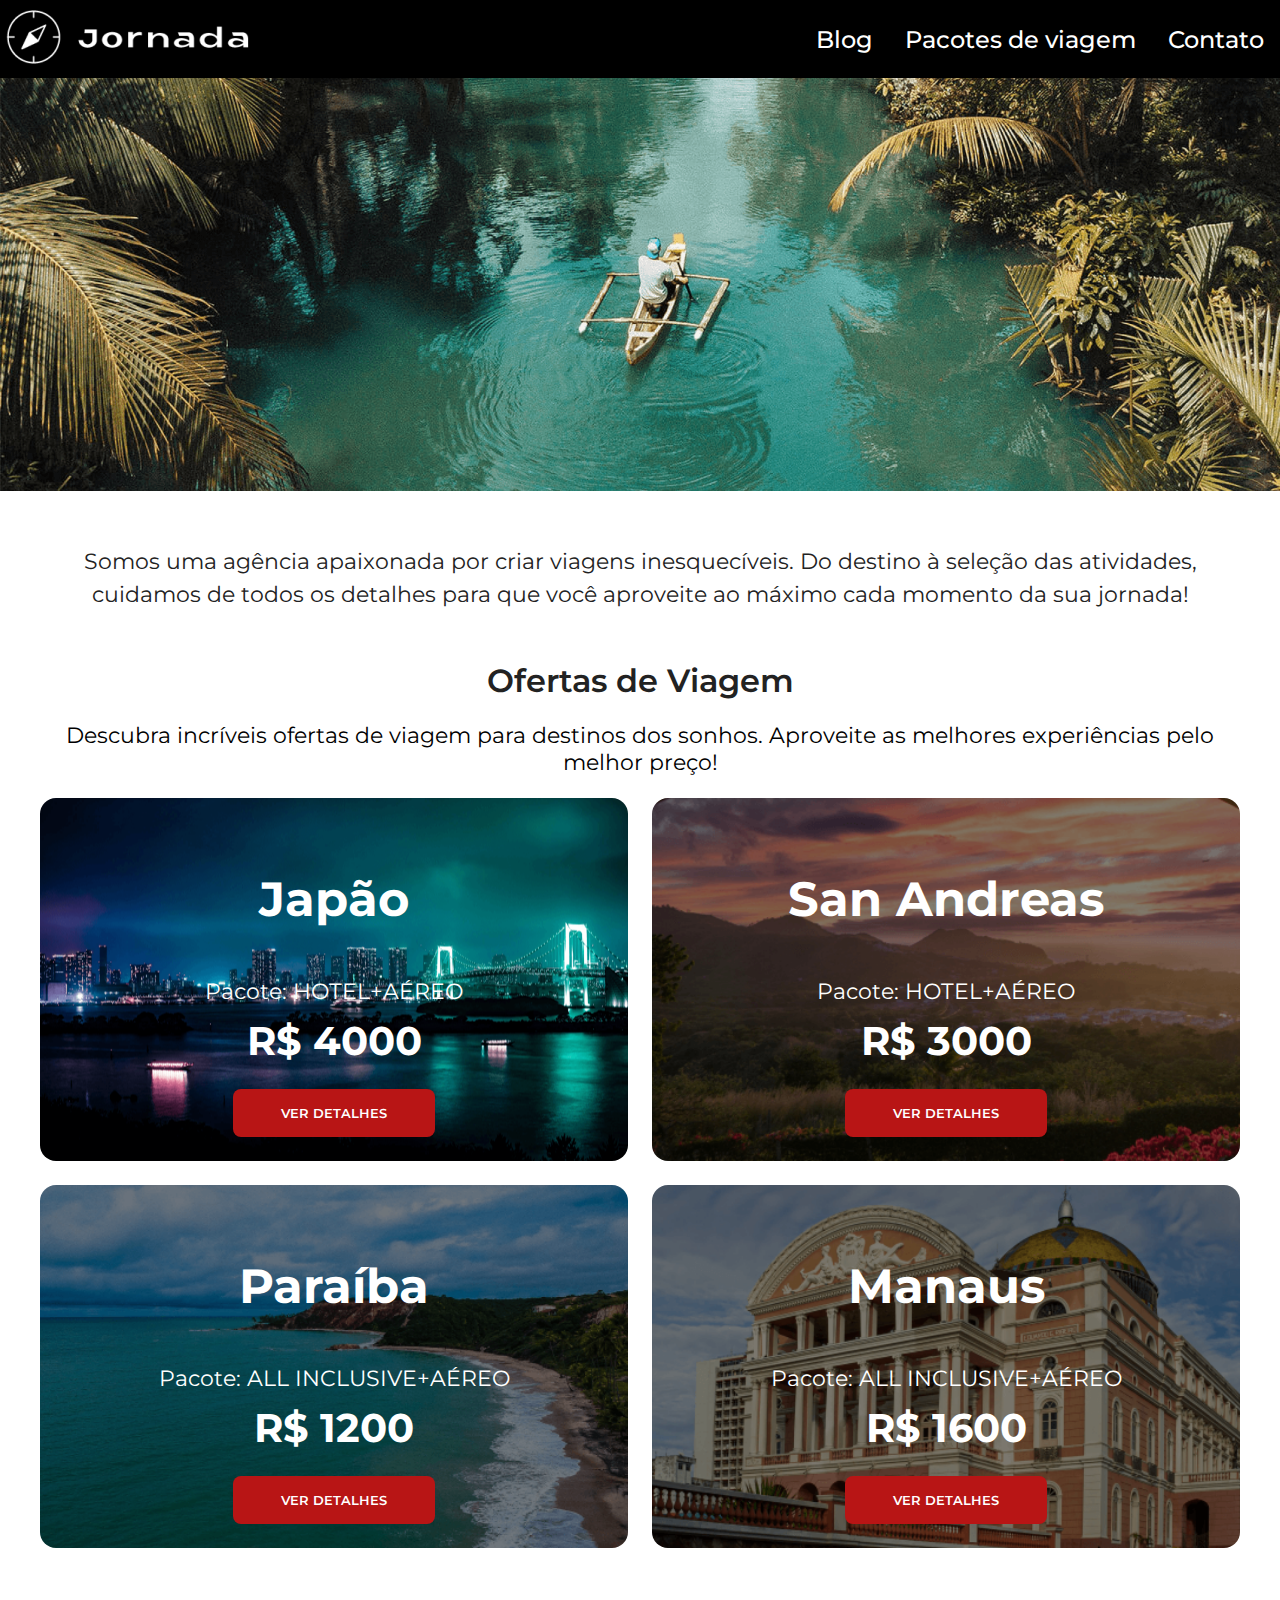
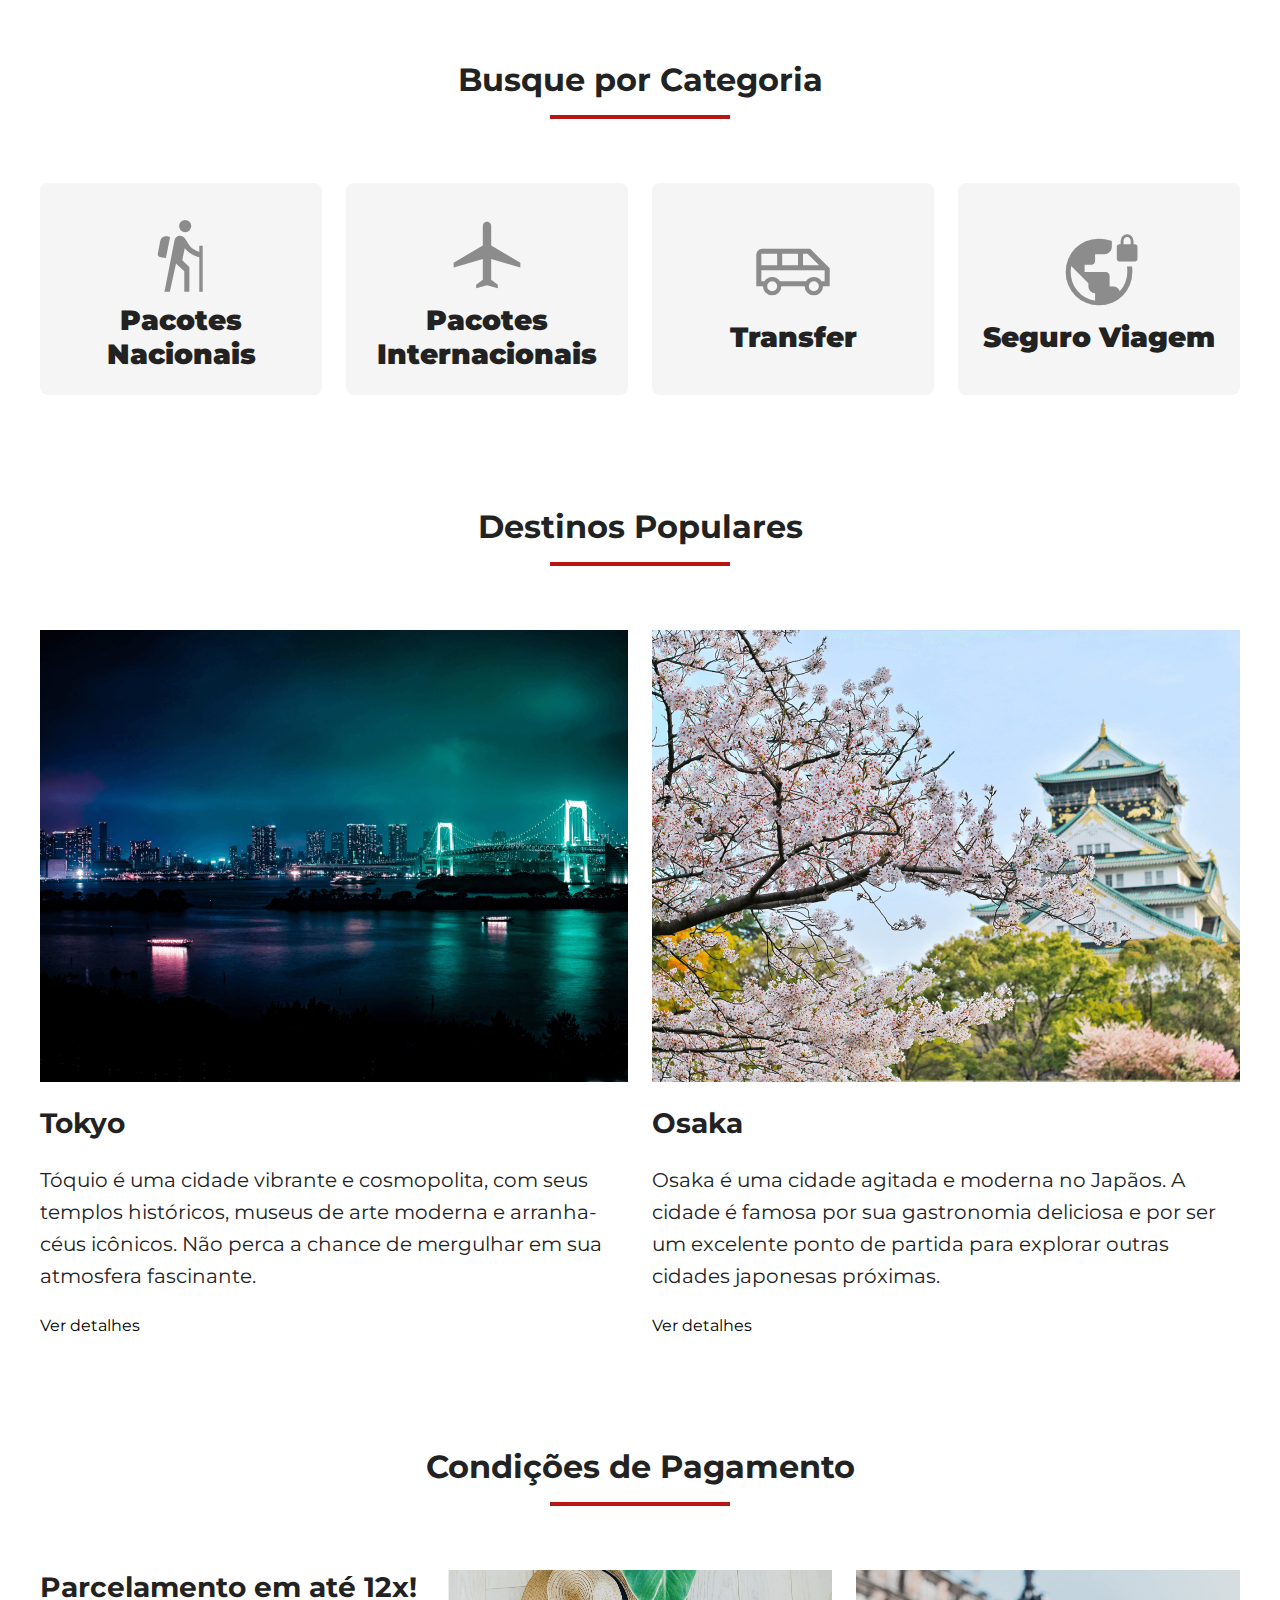
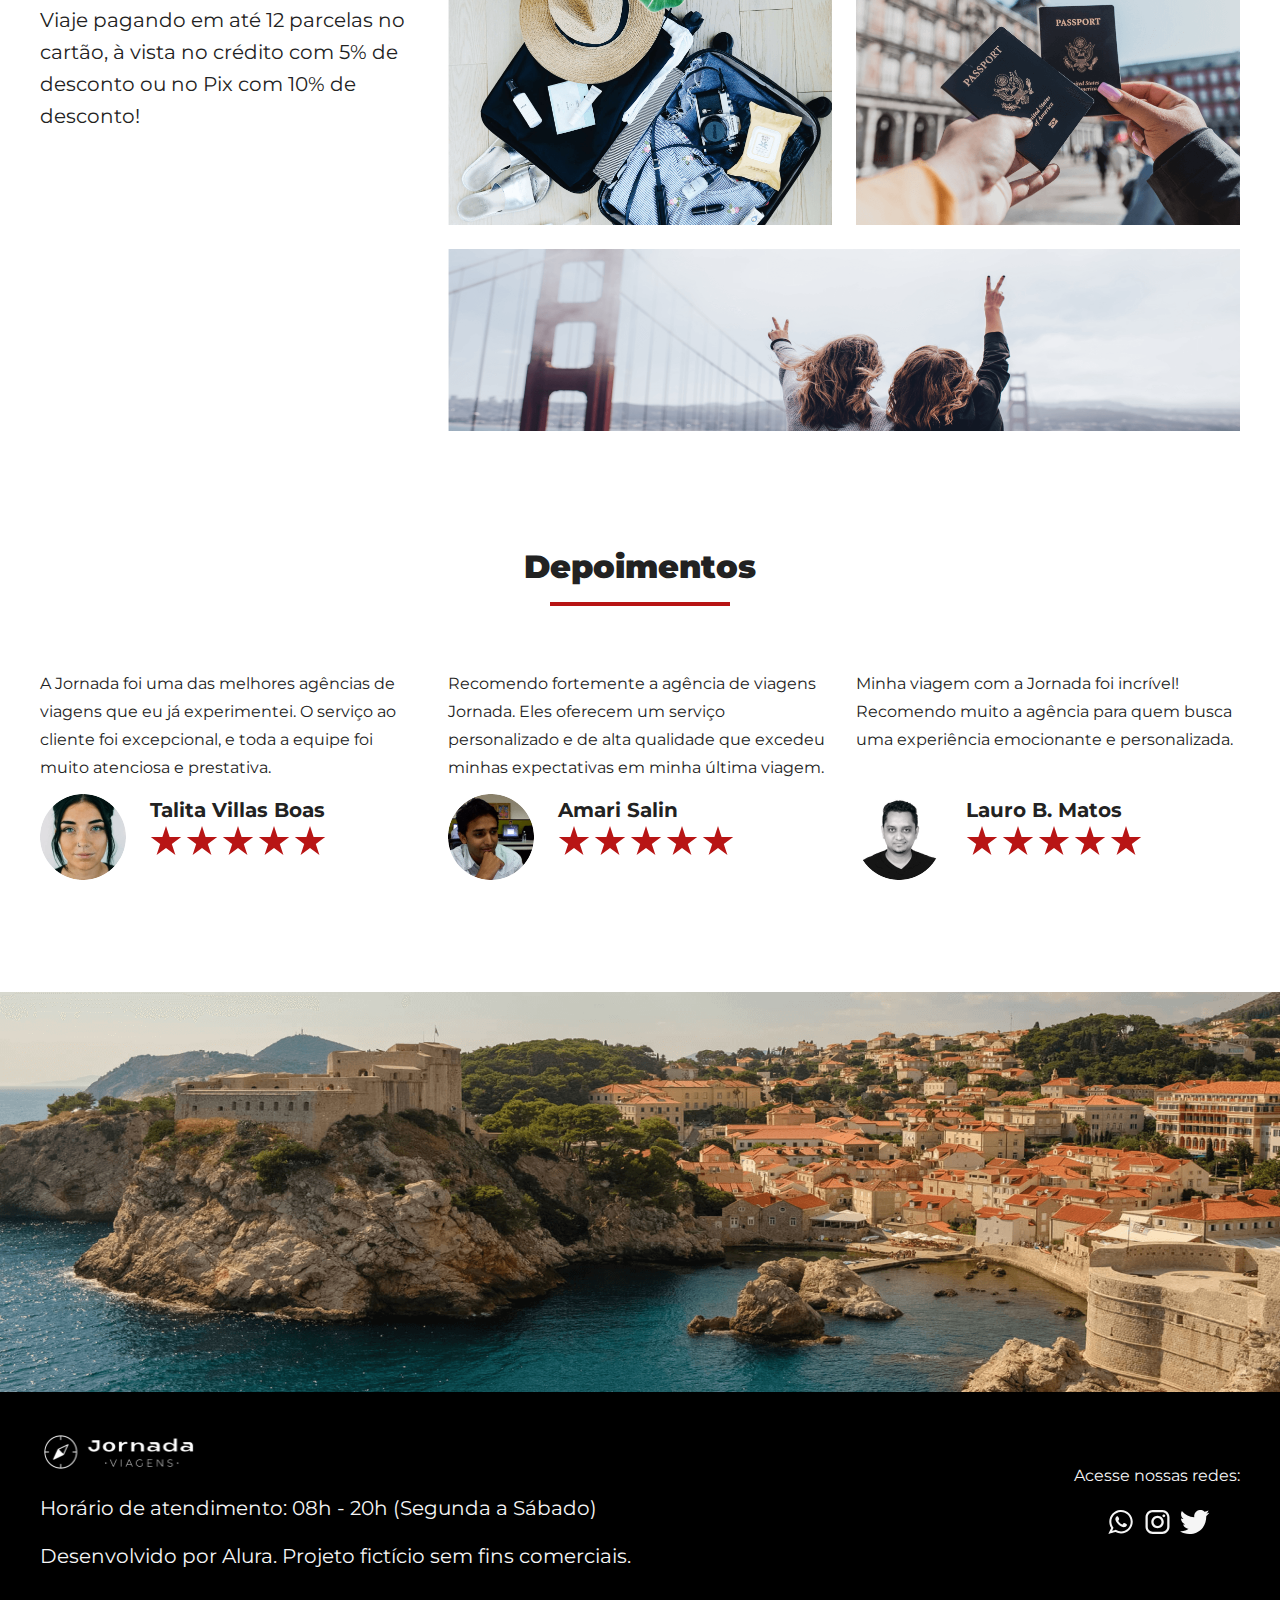
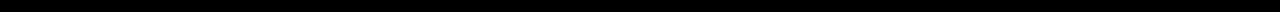
<file: FrontEnd/DesenvolvaAplicaçõesWebAcessíveis/IAGenerativa/index.html>
<!DOCTYPE html>
<html lang="pt-br">

<head>
	<meta charset="UTF-8">
	<meta name="viewport" content="width=device-width, initial-scale=1.0">
	<title>Jornada</title>
	<link rel="stylesheet" href="./global.css">
	<link rel="stylesheet" href="./index.css">
	<link rel="preconnect" href="https://fonts.googleapis.com">
	<link rel="preconnect" href="https://fonts.gstatic.com" crossorigin>
	<link
		href="https://fonts.googleapis.com/css2?family=Montserrat:ital,wght@0,100;0,200;0,300;0,400;0,500;0,600;0,700;0,800;0,900;1,100;1,200;1,300;1,400;1,500;1,600;1,700;1,800;1,900&family=Prata&family=Unbounded:wght@200;300;400;500;600;700;800;900&display=swap"
		rel="stylesheet">
	<link rel="stylesheet"
		href="https://fonts.googleapis.com/css2?family=Material+Symbols+Outlined:opsz,wght,FILL,GRAD@48,400,0,0" />
</head>

<body>
	<header class="header">
		<a href="" class="header__logo" aria-label="Página Inicial">
			<img class="header__logo-icon" alt="Logo da Jornada" src="./img/logoprovisriabranca-1@2x.png" />
		</a>
		<nav class="header__navigation" role="navigation" aria-label="Menu de Navegação">
			<ul class="header__navigation-list">
				<li class="header__navigation-item">
					<a href="" class="header__navigation-link">Blog</a>
				</li>
				<li class="header__navigation-item">
					<a href="" class="header__navigation-link">Pacotes de viagem</a>
				</li>
				<li class="header__navigation-item">
					<a href="" class="header__navigation-link">Contato</a>
				</li>
			</ul>
		</nav>
	</header>
	
	<section class="banner" role="region" aria-label="Banner Principal">
		<div class="banner__wrapper">
			<figure class="banner__img-container">
				<img class="banner__img" alt="Homem navegando numa canoa" src="./img/maldivas@2x.png" />
				<figcaption class="banner__img-caption escondeVisualmente">Maldivas</figcaption>
			</figure>
			<div class="banner__descricao">
				<p>
					Somos uma agência apaixonada por criar viagens inesquecíveis. Do
					destino à seleção das atividades, cuidamos de todos os detalhes
					para que você aproveite ao máximo cada momento da sua jornada!
				</p>
			</div>
		</div>
	</section>	
	
	<main class="container">
        <section class="ofertas" aria-labelledby="ofertas-titulo">
            <h1 class="ofertas__titulo--principal">Ofertas de Viagem</h1>
            <p class="ofertas__descricao">Descubra incríveis ofertas de viagem para destinos dos sonhos. Aproveite as melhores experiências pelo melhor preço!</p>

			<div class="ofertas__cards">
				<div class="ofertas__cards--grupo">
					<article class="ofertas__cards--item ofertas__cards--japao" role="listitem" aria-labelledby="ofertas-japao-titulo">
						<div class="ofertas__card" aria-labelledby="ofertas-japao-titulo">
							<div class="ofertas__card--conteudo">
								<header class="ofertas__card--header">
									<h3 id="ofertas-japao-titulo" class="ofertas__card--destino-nome">Japão</h3>
									<p class="ofertas__card--destino-tipo">Pacote: HOTEL+AÉREO</p>
								</header>
								<div class="ofertas__card--preco">R$ 4000</div>
								<div class="ofertas__card--botao">
									<button class="ofertas__card--botao-texto" aria-label="Ver detalhes da oferta para o Japão">Ver detalhes</button>
								</div>
							</div>
						</div>
					</article>
					
					<article class="ofertas__cards--item ofertas__cards--san-andreas" role="listitem" aria-labelledby="ofertas-san-andreas-titulo">
						<div class="ofertas__card" aria-labelledby="ofertas-san-andreas-titulo">
							<div class="ofertas__card--conteudo">
								<header class="ofertas__card--header">
									<h3 id="ofertas-san-andreas-titulo" class="ofertas__card--destino-nome">San Andreas</h3>
									<p class="ofertas__card--destino-tipo">Pacote: HOTEL+AÉREO</p>
								</header>
								<div class="ofertas__card--preco">R$ 3000</div>
								<div class="ofertas__card--botao">
									<button class="ofertas__card--botao-texto" aria-label="Ver detalhes da oferta para San Andreas">Ver detalhes</button>
								</div>
							</div>
						</div>
					</article>
					
					<article class="ofertas__cards--item ofertas__cards--paraiba" role="listitem" aria-labelledby="ofertas-paraiba-titulo">
						<div class="ofertas__card" aria-labelledby="ofertas-paraiba-titulo">
							<div class="ofertas__card--conteudo">
								<header class="ofertas__card--header">
									<h3 id="ofertas-paraiba-titulo" class="ofertas__card--destino-nome">Paraíba</h3>
									<p class="ofertas__card--destino-tipo">Pacote: ALL INCLUSIVE+AÉREO</p>
								</header>
								<div class="ofertas__card--preco">R$ 1200</div>
								<div class="ofertas__card--botao">
									<button class="ofertas__card--botao-texto" aria-label="Ver detalhes da oferta para a Paraíba">Ver detalhes</button>
								</div>
							</div>
						</div>
					</article>
					
					<article class="ofertas__cards--item ofertas__cards--manaus" role="listitem" aria-labelledby="ofertas-manaus-titulo">
						<div class="ofertas__card" aria-labelledby="ofertas-manaus-titulo">
							<div class="ofertas__card--conteudo">
								<header class="ofertas__card--header">
									<h3 id="ofertas-manaus-titulo" class="ofertas__card--destino-nome">Manaus</h3>
									<p class="ofertas__card--destino-tipo">Pacote: ALL INCLUSIVE+AÉREO</p>
								</header>
								<div class="ofertas__card--preco">R$ 1600</div>
								<div class="ofertas__card--botao">
									<button class="ofertas__card--botao-texto" aria-label="Ver detalhes da oferta para Manaus">Ver detalhes</button>
								</div>
							</div>
						</div>
					</article>
				</div>
			</div>
		</section>

		<div class="busca">
			<div class="busca__titulo">
				<div class="divusca__titulo--texto">Busque por Categoria</div>
				<div class="busca__titulo--sublinhado"></div>
			</div>
			<div class="busca__categorias">
				<div class="busca__categoria">
					<div class="busca__categoria--icone">
						<span class="material-symbols-outlined">
							hiking
						</span>
					</div>
					<b class="busca__categoria--nome">Pacotes Nacionais</b>
				</div>
				<div class="busca__categoria">
					<div class="busca__categoria--icone">
						<span class="material-symbols-outlined">
							flight
						</span>
					</div>
					<b class="busca__categoria--nome">Pacotes Internacionais</b>
				</div>
				<div class="busca__categoria">
					<div class="busca__categoria--icone">
						<span class="material-symbols-outlined">
							airport_shuttle
						</span>
					</div>
					<b class="busca__categoria--nome">Transfer</b>
				</div>
				<div class="busca__categoria">
					<div class="busca__categoria--icone">
						<span class="material-symbols-outlined">
							vpn_lock
						</span>
					</div>
					<b class="busca__categoria--nome">Seguro Viagem</b>
				</div>
			</div>
		</div>

		<div class="destinos">
			<div class="destinos__titulo">
				<div class="destinos__titulo--texto">Destinos Populares</div>
				<div class="destinos__titulo--sublinhado"></div>
			</div>
			<div class="destinos__lista">
				<div class="destinos__item">
					<img class="destinos__item--image" alt="" src="./img/tokyo@2x.png" />
					<b class="destinos__item--nome">Tokyo</b>
					<div class="destinos__item--descricao">
						Tóquio é uma cidade vibrante e cosmopolita, com seus templos
						históricos, museus de arte moderna e arranha-céus icônicos.
						Não perca a chance de mergulhar em sua atmosfera fascinante.
					</div>
					<div class="destinos__item--botao-container">
						<div class="destinos__item--botao">
							<span class="destinos__item--botao-texto">Ver detalhes</span>
						</div>
					</div>
				</div>
				<div class="destinos__item">
					<img class="destinos__item--image" alt="" src="./img/osaka@2x.png" />
					<b class="destinos__item--nome">Osaka</b>
					<div class="destinos__item--descricao">
						Osaka é uma cidade agitada e moderna no Japãos. A cidade é
						famosa por sua gastronomia deliciosa e por ser um excelente
						ponto de partida para explorar outras cidades japonesas
						próximas.
					</div>
					<div class="destinos__item--botao-container">
						<div class="destinos__item--botao">
							<span class="destinos__item--botao-texto">Ver detalhes</span>
						</div>
					</div>
				</div>
			</div>
		</div>


		<div class="pagamento">
			<div class="pagamento__titulo">
				<div class="pagamento__titulo--texto">Condições de Pagamento</div>
				<div class="pagamento__titulo--sublinhado"></div>
			</div>
			<div class="pagamento__condicoes">
				<div class="pagamento__condicoes--descricao">
					<dov class="pagamento__condicoes--destaque">Parcelamento em até 12x!</dov>
					<div class="pagamento__condicoes--detalhes">
						Viaje pagando em até 12 parcelas no cartão, à vista no crédito
						com 5% de desconto ou no Pix com 10% de desconto!
					</div>
				</div>
				<div class="pagamento__imagens">
					<div class="pagamento__imagens--grupo">
						<div class="pagamento__imagens--imagem-container">
							<img class="pagamento__imagens--imagem" alt="" src="./img/montagem-japo-1@2x.png" />
						</div>
						<div class="pagamento__imagens--imagem-container">
							<img class="pagamento__imagens--imagem" alt="" src="./img/montagem-japo-2@2x.png" />
						</div>
					</div>
					<div class="pagamento__imagens--imagem-destaque">
						<img class="pagamento__imagens--imagem" alt="" src="./img/montagem-japo-3@2x.png" />
					</div>
				</div>
			</div>
		</div>

		<div class="depoimentos">
			<div class="depoimentos__titulo">
				<b class="depoimentos__titulo--texto">Depoimentos</b>
				<div class="depoimentos__titulo--sublinhado"></div>
			</div>
			<div class="depoimentos__wrapper">
				<div class="depoimentos__item">
					<div class="depoimentos__texto">
						A Jornada foi uma das melhores agências de viagens que eu
						já experimentei. O serviço ao cliente foi excepcional, e
						toda a equipe foi muito atenciosa e prestativa.
					</div>
					<div class="depoimentos__autor">
						<img class="depoimentos__autor--foto" src="./img/ellipse-1@2x.png" />
						<div class="depoimentos__autor--info">
							<b class="depoimentos__autor--nome">Talita Villas Boas</b>
							<div class="depoimentos__autor--avaliacao">
								<img class="depoimentos__autor--avaliacao-estrela" src="./img/star-1.svg" />
								<img class="depoimentos__autor--avaliacao-estrela" src="./img/star-1.svg" />
								<img class="depoimentos__autor--avaliacao-estrela" src="./img/star-1.svg" />
								<img class="depoimentos__autor--avaliacao-estrela" src="./img/star-1.svg" />
								<img class="depoimentos__autor--avaliacao-estrela" src="./img/star-1.svg" />
							</div>
						</div>
					</div>
				</div>
				<div class="depoimentos__item">
					<div class="depoimentos__texto">
						Recomendo fortemente a agência de viagens Jornada. Eles
						oferecem um serviço personalizado e de alta qualidade que
						excedeu minhas expectativas em minha última viagem.
					</div>
					<div class="depoimentos__autor">
						<img class="depoimentos__autor--foto" alt="" src="./img/avatar-amari@2x.png" />
						<div class="depoimentos__autor--info">
							<b class="depoimentos__autor--nome">Amari Salin</b>
							<div class="depoimentos__autor--avaliacao">
								<img class="depoimentos__autor--avaliacao-estrela" alt="" src="./img/star-1.svg" />
								<img class="depoimentos__autor--avaliacao-estrela" alt="" src="./img/star-1.svg" />
								<img class="depoimentos__autor--avaliacao-estrela" alt="" src="./img/star-1.svg" />
								<img class="depoimentos__autor--avaliacao-estrela" alt="" src="./img/star-1.svg" />
								<img class="depoimentos__autor--avaliacao-estrela" alt="" src="./img/star-1.svg" />
							</div>
						</div>
					</div>
				</div>
				<div class="depoimentos__item">
					<div class="depoimentos__texto">
						Minha viagem com a Jornada foi incrível! Recomendo muito a
						agência para quem busca uma experiência emocionante e
						personalizada.
					</div>
					<div class="depoimentos__autor">
						<img class="depoimentos__autor--foto" alt="" src="./img/avatar-lauro@2x.png" />
						<div class="depoimentos__autor--info">
							<b class="depoimentos__autor--nome">Lauro B. Matos</b>
							<div class="depoimentos__autor--avaliacao">
								<img class="depoimentos__autor--avaliacao-estrela" alt="" src="./img/star-1.svg" />
								<img class="depoimentos__autor--avaliacao-estrela" alt="" src="./img/star-1.svg" />
								<img class="depoimentos__autor--avaliacao-estrela" alt="" src="./img/star-1.svg" />
								<img class="depoimentos__autor--avaliacao-estrela" alt="" src="./img/star-1.svg" />
								<img class="depoimentos__autor--avaliacao-estrela" alt="" src="./img/star-1.svg" />
							</div>
						</div>
					</div>
				</div>

			</div>
		</div>
	</main>

	<img class="pre-footer__image" alt="" src="./img/pre-footer-image.png" />
	
	<div class="footer__container">
		<div class="footer">
			<div class="footer__logo-container">
				<img class="footer__logo-icon" alt="" src="./img/logobranco-1@2x.png" />
				<div class="footer__info-container">
					<div class="footer__text-info">
						Horário de atendimento: 08h - 20h (Segunda a Sábado)
					</div>
					<div class="footer__text-info">
						Desenvolvido por Alura. Projeto fictício sem fins comerciais.
					</div>
				</div>
			</div>
			<div class="footer__social-media-container">
				<div class="footer__social-media-text">Acesse nossas redes:</div>
				<div class="footer__social-media-icons">
					<a href="">
						<img class="footer__social-media-icon" alt="" src="./img/whatsapp-1.svg" />
					</a>
					<a href="">
						<img class="footer__social-media-icon" alt="" src="./img/instragam-1.svg" />
					</a>
					<a href="">
						<img class="footer__social-media-icon" alt="" src="./img/twiter-1.svg" />
					</a>
				</div>
			</div>
		</div>
	</div>


</body>

</html>
</file>
<file: FrontEnd/DesenvolvaAplicaçõesWebAcessíveis/IAGenerativa/global.css>
:root {
    /* Colors */
    --branco: #fff;
    --preto: #000;
    --neutral-c: #f5f5f5;
    --cinza-escuro: #8c8c8c;
    --grafite: #222;
    --vermelho: #b81515;
}

* {
    font-family: Montserrat;
    box-sizing: border-box;
}

body {
    margin: 0;
}

a {
    text-decoration: none;
}
</file>
<file: FrontEnd/DesenvolvaAplicaçõesWebAcessíveis/IAGenerativa/index.css>
.escondeVisualmente {
	border: 0;
	clip: rect(0 0 0 0);
	height: 1px;
	margin: -1px;
	overflow: hidden;
	padding: 0;
	position: absolute;
	width: 1px;
  }
  

/* ======================= HEADER MENU ======================= */
/* Estilos para o header principal */
.header {
	background: var(--preto);
	display: flex;
	justify-content: space-between;
	align-items: center;
	width: 100%;
	margin: 0 auto;
	padding: 5px 0;
}

.header__logo-icon {
	max-width: 260px;
}

/* Estilos para a navegação */
.header__navigation {
	display: flex;
	gap: 40px;
}

.header__navigation-link {
	color: var(--branco);
	font-size: 24px;
	font-style: normal;
	font-weight: 500;
	line-height: normal;
	text-decoration: none;
}

/* Estilos para a lista de navegação */
.header__navigation-list {
	list-style-type: none;
	margin: 0;
	padding: 0;
}

.header__navigation-item {
	float: left;
}

.header__navigation-item a {
	display: block;
	color: white;
	text-align: center;
	padding: 16px;
	text-decoration: none;
}

.header__navigation-item a:hover {
	background-color: #111111;
}

@media screen and (max-width: 768px) {
	.header {
		flex-direction: column;
		text-align: center;
	}

	.header__navigation {
		flex-direction: row; 
	}
}

/* ======================= BANNER ======================= */
.banner__img-container {
	margin: 0 auto;
	width: 100%;
}


.banner__descricao {
	max-width: 1200px;
	color: var(--grafite, #222);
	text-align: center;
	font-size: 22px;
	font-style: normal;
	font-weight: 400;
	line-height: 150%;
	margin: 50px auto;
}

/* ======================= SECTION ======================= */
.container {
	max-width: 1200px;
	margin: 0 auto;
}

.ofertas {
	margin-bottom: 112px;
	text-align: center;
}

.ofertas h1 {
	max-width: 1200px;
	color: var(--grafite, #222);
	font-style: normal;
	font-weight: 600;
	font-size: 32px;
}

.ofertas p {
	font-size: 22px;
}

.depoimentos__titulo,
.pagamento__titulo,
.destinos__titulo,
.busca__titulo,
.ofertas__titulo {
	color: var(--grafite);
	font-size: 32px;
	font-style: normal;
	font-weight: 700;
	line-height: normal;
	text-align: center;
	margin-bottom: 64px;
}

.depoimentos__titulo--sublinhado,
.pagamento__titulo--sublinhado,
.destinos__titulo--sublinhado,
.busca__titulo--sublinhado,
.ofertas__titulo--sublinhado {
	width: 180px;
	height: 4px;
	background: var(--vermelho);
	margin: 0 auto;
	margin-top: 16px;
}

img {
	max-width: 100%;
}

.ofertas__cards--grupo {
    display: flex;
    gap: 24px;
    justify-content: space-around;
    flex-wrap: wrap;
}

.ofertas__cards--item {
    display: flex;
    padding: 24px 0px;
    flex-direction: column;
    justify-content: center;
    align-items: center;
    gap: 16px;
    border-radius: 16px;
    background-position: center;
    background-size: cover;
    background-repeat: no-repeat;
    padding: 24px 32px;
    color: var(--branco);
    flex: 1 0 calc(50% - 48px);
    box-sizing: border-box;
    text-align: center;
}

.ofertas__cards--japao {
    background-image: url("./img/tokyo.png");
}

.ofertas__cards--san-andreas {
    background-image: url("./img/san-andreas.png");
}

.ofertas__cards--paraiba {
    background-image: url("./img/paraiba.png");
}

.ofertas__cards--manaus {
    background-image: url("./img/manaus.png");
}

.ofertas__card--destino-tipo {
    color: var(--branco, #FFF);
    text-align: center;
    font-size: 20px;
    font-style: normal;
    font-weight: 400;
    line-height: 32px;
    margin-bottom: 8px;
}

.ofertas__card--destino-nome {
    font-size: 48px;
    font-style: normal;
    font-weight: 700;
    line-height: normal;
}

.ofertas__card--preco {
    font-size: 40px;
    font-style: normal;
    font-weight: 700;
    line-height: normal;
    margin-bottom: 24px;
}

.ofertas__card--botao button {
    border-style: none;
    border-radius: 8px;
    background-color: var(--vermelho);
    padding: 16px 48px;
    box-sizing: border-box;
    display: inline-block;
    cursor: pointer;
    transition: background-color 0.3s, color 0.3s, border-color 0.3s;
	text-transform: uppercase;
	font-weight: 600;
}

.ofertas__card--botao button:hover,
.ofertas__card--botao button:focus {
	padding: 16px 50px;
    background-color: var(--cinza-escuro);
    outline: 2px solid var(--branco);
	color: #111111;
}

.ofertas__card--botao-texto {
    color: var(--branco, #FFF);
}



.busca__categorias {
	display: flex;
	align-items: stretch;
	gap: 24px;
	margin-bottom: 112px;
}

.busca__categoria {
	color: var(--grafite, #222);
	text-align: center;
	font-size: 28px;
	font-style: normal;
	font-weight: 700;
	line-height: normal;
	border-radius: 8px;
	background: var(--cinza-claro, #F5F5F5);
	padding: 24px 16px;
	flex: 1;
	display: flex;
	flex-direction: column;
	justify-content: center;
}

span.material-symbols-outlined {
	color: var(--cinza-escuro, #8C8C8C);
	font-size: 80px;
	font-style: normal;
	font-weight: 400;
	line-height: normal;
}

.destinos__lista {
	display: flex;
	align-items: stretch;
	gap: 24px;
	margin-bottom: 112px;
}

.destinos__item {
	flex: 1;
	display: flex;
	flex-direction: column;
	justify-content: center;
}

.destinos__item--image {
	max-width: 100%;
}

.destinos__item--nome {
	color: var(--grafite, #222);
	font-size: 28px;
	font-style: normal;
	font-weight: 700;
	line-height: normal;
	margin: 24px 0;
}

.destinos__item--descricao {
	color: var(--grafite, #222);
	font-size: 20px;
	font-style: normal;
	font-weight: 400;
	line-height: 32px;
	margin-bottom: 24px;
}

.pagamento {
	margin-bottom: 112px;
}

.pagamento__imagens--grupo,
.pagamento__condicoes {
	display: flex;
	gap: 24px;
}

.pagamento__condicoes--destaque {
	color: var(--grafite, #222);
	font-size: 28px;
	font-style: normal;
	font-weight: 700;
	line-height: normal;
	margin-bottom: 24px;
}

.pagamento__condicoes--detalhes {
	color: var(--grafite, #222);
	font-size: 20px;
	font-style: normal;
	font-weight: 400;
	line-height: 32px;
	width: 384px;
	max-width: 100%;
}

.pagamento__imagens--imagem-container {
	flex: 1;
}

.pagamento__imagens--imagem-destaque {
	margin-top: 20px;
}

.pagamento__imagens--imagem {
	max-width: 100%;
}

.depoimentos {
	margin-bottom: 112px;
}

.depoimentos__wrapper {
	display: flex;
	gap: 24px;
	align-items: stretch;
}

.depoimentos__item {
	flex: 1;
	display: flex;
	flex-direction: column;
	justify-content: space-between;
}

.depoimentos__texto {
	color: var(--grafite, #222);
	font-size: 16px;
	font-style: normal;
	font-weight: 400;
	line-height: 28px;
}

.depoimentos__autor {
	margin-top: 12px;
	display: flex;
	gap: 24px;
}

.depoimentos__autor--foto {
	max-width: 86px;
}

.depoimentos__autor--nome {
	color: var(--grafite, #222);
	text-align: center;
	font-size: 20px;
	font-style: normal;
	font-weight: 700;
	line-height: 32px;
	margin-bottom: 8px;
}

.footer__container {
	background: var(--preto);
	width: 100%;
	padding: 40px 0;
	margin-top: -4px;
}

.footer {
	justify-content: space-between;
	display: flex;
	align-items: center;
	max-width: 1200px;
	margin: 0 auto;
	color: var(--branco, #FFF);
}

.footer__logo-icon {
	max-width: 160px;
	margin-bottom: 16px;
}

.footer__info-container {
	display: flex;
	flex-direction: column;
	gap: 16px;
}

.footer__text-info {
	color: var(--neutral-c, #F5F5F5);
	font-size: 20px;
	font-style: normal;
	font-weight: 400;
	line-height: 32px; /* 160% */
}

.footer__social-media-container {
	text-align: center;
}

.footer__social-media-text {
	color: var(--neutral-c, #F5F5F5);
	font-size: 16px;
	font-style: normal;
	font-weight: 400;
	line-height: 28px;
	margin-bottom: 16px;
}
</file>
